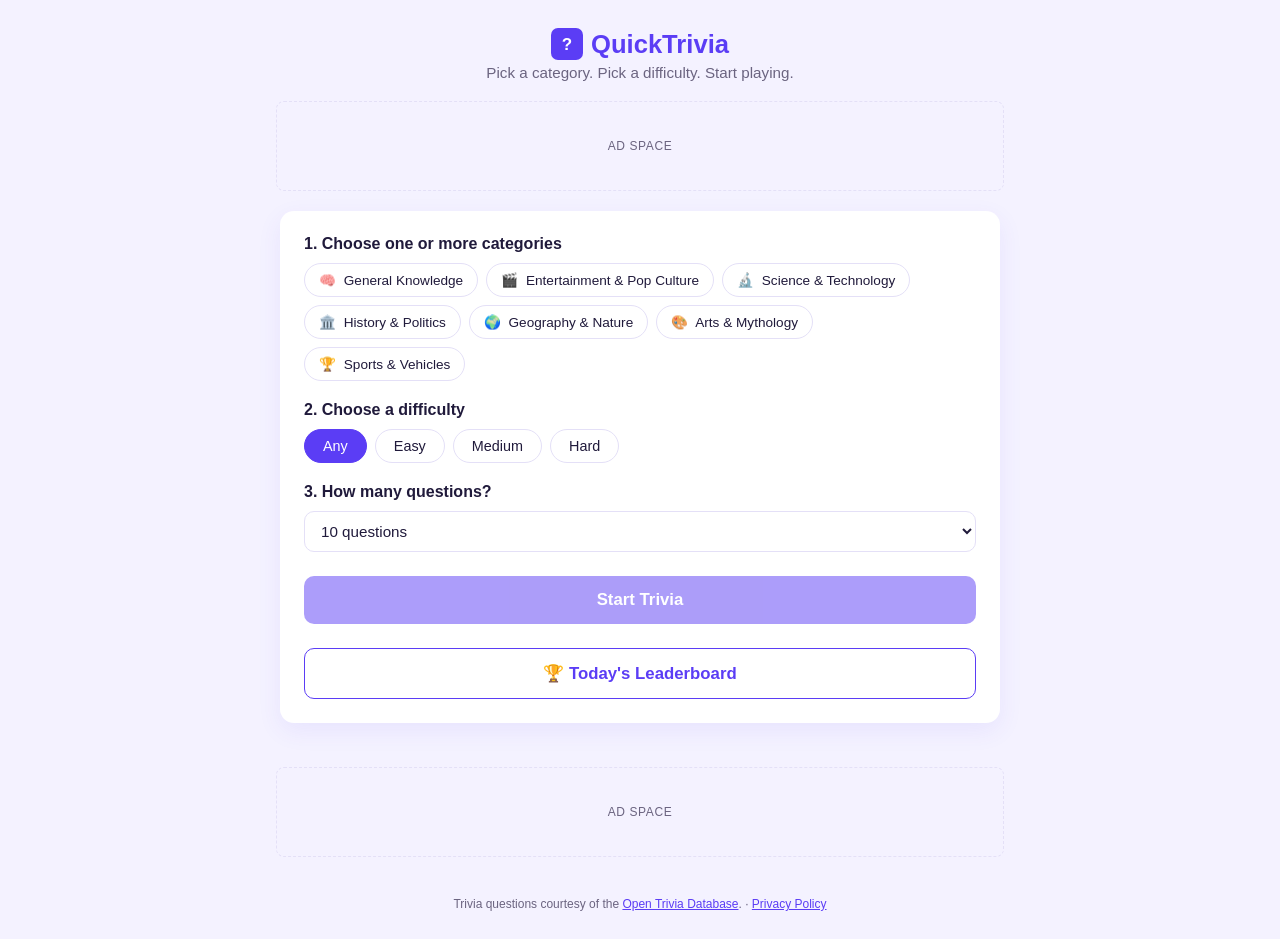
<file: index.html>
<!DOCTYPE html>
<html lang="en">
<head>
<meta charset="UTF-8" />
<meta name="viewport" content="width=device-width, initial-scale=1, viewport-fit=cover" />
<title>QuickTrivia — Pick a Category, Test Your Knowledge</title>
<meta name="description" content="Free, no-signup trivia. Pick your categories and difficulty, then click through questions one at a time." />
<meta name="theme-color" content="#5b3df5" />
<link rel="manifest" href="manifest.json" />
<link rel="icon" href="icons/icon.svg" type="image/svg+xml" />
<link rel="apple-touch-icon" href="icons/icon.svg" />
<link rel="stylesheet" href="styles.css" />
</head>
<body>
<header class="site-header">
  <div class="brand">
    <img src="icons/icon.svg" alt="" class="brand-icon" />
    <span class="brand-name">QuickTrivia</span>
  </div>
  <p class="tagline">Pick a category. Pick a difficulty. Start playing.</p>
</header>

<!-- AD SLOT: top banner. Replace this div with your AdSense <ins> unit once approved. -->
<div class="ad-slot ad-slot--banner" id="ad-top" aria-hidden="true">Ad space</div>

<main id="app" class="app"></main>

<!-- AD SLOT: footer banner. Replace this div with your AdSense <ins> unit once approved. -->
<div class="ad-slot ad-slot--banner" id="ad-bottom" aria-hidden="true">Ad space</div>

<footer class="site-footer">
  <p>Trivia questions courtesy of the <a href="https://opentdb.com" target="_blank" rel="noopener">Open Trivia Database</a>. · <a href="privacy.html">Privacy Policy</a></p>
</footer>

<script type="module" src="app.js"></script>
<script>
  if ('serviceWorker' in navigator) {
    window.addEventListener('load', () => {
      navigator.serviceWorker.register('sw.js').catch(() => {});
    });
  }
</script>
</body>
</html>
</file>
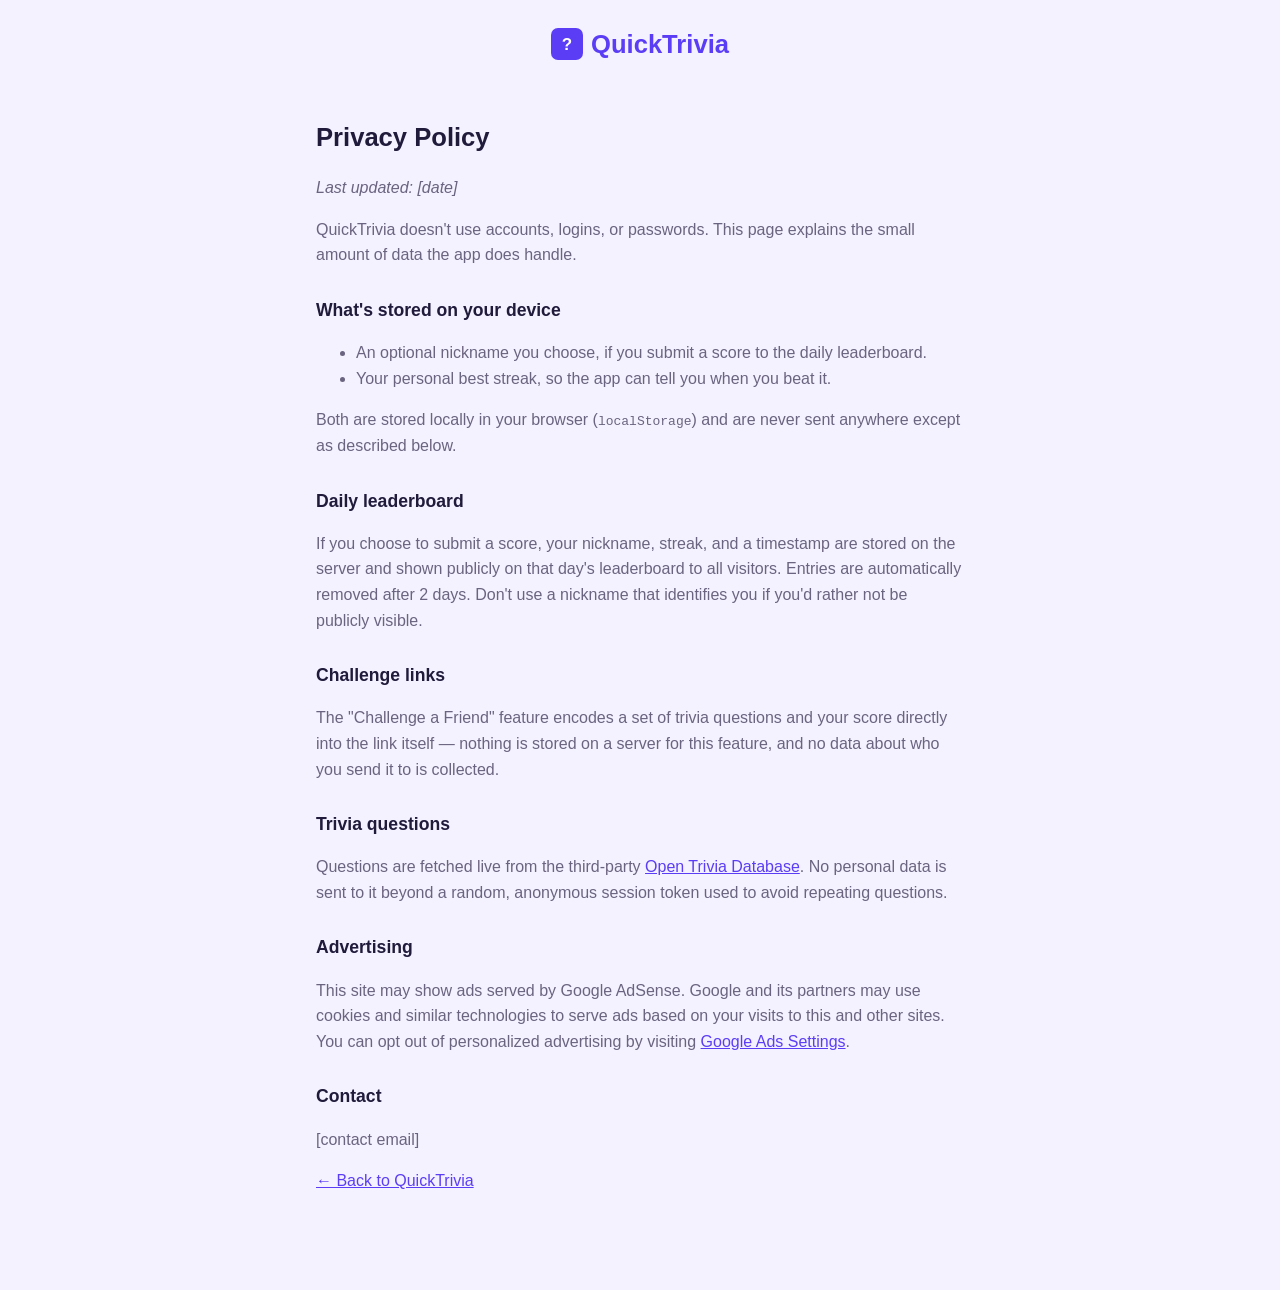
<file: privacy.html>
<!DOCTYPE html>
<html lang="en">
<head>
<meta charset="UTF-8" />
<meta name="viewport" content="width=device-width, initial-scale=1" />
<title>Privacy Policy — QuickTrivia</title>
<meta name="theme-color" content="#5b3df5" />
<link rel="icon" href="icons/icon.svg" type="image/svg+xml" />
<link rel="stylesheet" href="styles.css" />
<style>
  .legal { max-width: 680px; margin: 32px auto; padding: 0 16px 48px; line-height: 1.6; }
  .legal h1 { font-size: 1.6rem; }
  .legal h2 { font-size: 1.1rem; margin-top: 28px; }
  .legal p, .legal li { color: var(--text-muted); }
  .legal a { color: var(--primary); }
</style>
</head>
<body>
<header class="site-header">
  <div class="brand">
    <img src="icons/icon.svg" alt="" class="brand-icon" />
    <span class="brand-name">QuickTrivia</span>
  </div>
</header>

<main class="legal">
  <h1>Privacy Policy</h1>
  <p><em>Last updated: <!-- UPDATE THIS DATE WHEN YOU PUBLISH --> [date]</em></p>

  <p>QuickTrivia doesn't use accounts, logins, or passwords. This page explains the small amount
  of data the app does handle.</p>

  <h2>What's stored on your device</h2>
  <ul>
    <li>An optional nickname you choose, if you submit a score to the daily leaderboard.</li>
    <li>Your personal best streak, so the app can tell you when you beat it.</li>
  </ul>
  <p>Both are stored locally in your browser (<code>localStorage</code>) and are never sent
  anywhere except as described below.</p>

  <h2>Daily leaderboard</h2>
  <p>If you choose to submit a score, your nickname, streak, and a timestamp are stored on the
  server and shown publicly on that day's leaderboard to all visitors. Entries are automatically
  removed after 2 days. Don't use a nickname that identifies you if you'd rather not be
  publicly visible.</p>

  <h2>Challenge links</h2>
  <p>The "Challenge a Friend" feature encodes a set of trivia questions and your score directly
  into the link itself — nothing is stored on a server for this feature, and no data about who
  you send it to is collected.</p>

  <h2>Trivia questions</h2>
  <p>Questions are fetched live from the third-party <a href="https://opentdb.com" target="_blank" rel="noopener">Open Trivia Database</a>.
  No personal data is sent to it beyond a random, anonymous session token used to avoid repeating
  questions.</p>

  <h2>Advertising</h2>
  <p>This site may show ads served by Google AdSense. Google and its partners may use cookies
  and similar technologies to serve ads based on your visits to this and other sites. You can
  opt out of personalized advertising by visiting
  <a href="https://adssettings.google.com" target="_blank" rel="noopener">Google Ads Settings</a>.</p>

  <h2>Contact</h2>
  <p><!-- REPLACE WITH YOUR CONTACT EMAIL --> [contact email]</p>

  <p><a href="index.html">← Back to QuickTrivia</a></p>
</main>
</body>
</html>
</file>
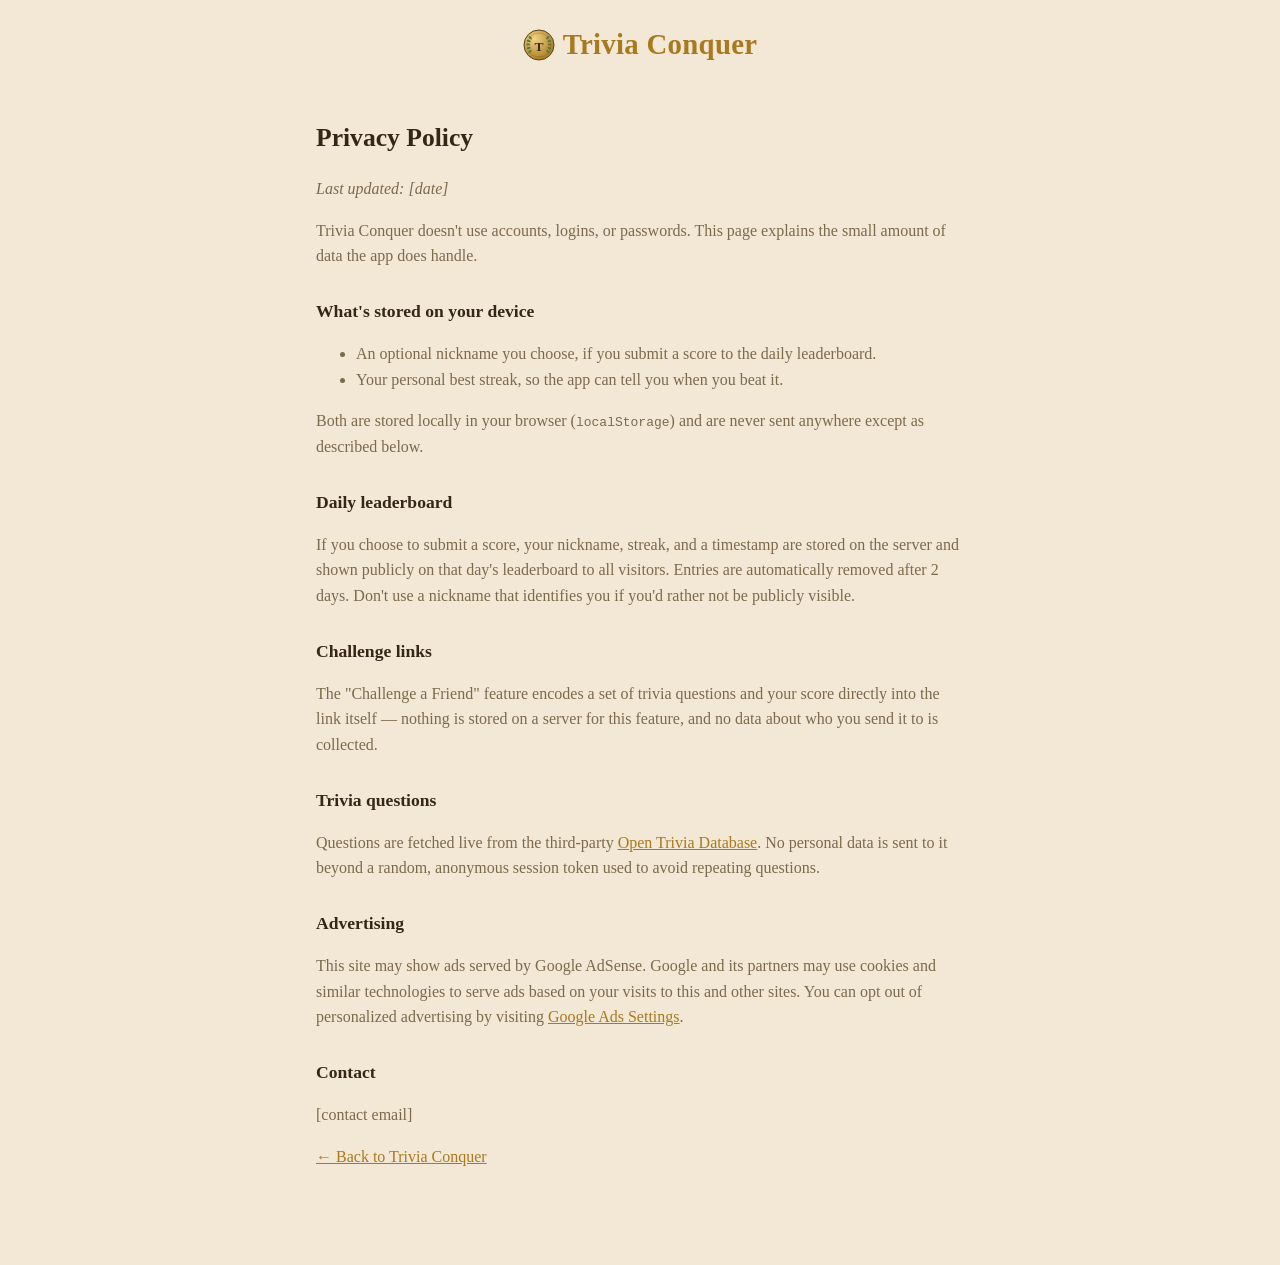
<file: public/privacy.html>
<!DOCTYPE html>
<html lang="en">
<head>
<meta charset="UTF-8" />
<meta name="viewport" content="width=device-width, initial-scale=1" />
<title>Privacy Policy — Trivia Conquer</title>
<meta name="theme-color" content="#a8791f" />
<link rel="icon" href="icons/icon.svg" type="image/svg+xml" />
<link rel="stylesheet" href="styles.css" />
<script async src="https://pagead2.googlesyndication.com/pagead/js/adsbygoogle.js?client=ca-pub-2150962689885624"
     crossorigin="anonymous"></script>
<style>
  .legal { max-width: 680px; margin: 32px auto; padding: 0 16px 48px; line-height: 1.6; }
  .legal h1 { font-size: 1.6rem; }
  .legal h2 { font-size: 1.1rem; margin-top: 28px; }
  .legal p, .legal li { color: var(--text-muted); }
  .legal a { color: var(--primary); }
</style>
</head>
<body>
<header class="site-header">
  <div class="brand">
    <img src="icons/icon.svg" alt="" class="brand-icon" />
    <span class="brand-name">Trivia Conquer</span>
  </div>
</header>

<main class="legal">
  <h1>Privacy Policy</h1>
  <p><em>Last updated: <!-- UPDATE THIS DATE WHEN YOU PUBLISH --> [date]</em></p>

  <p>Trivia Conquer doesn't use accounts, logins, or passwords. This page explains the small amount
  of data the app does handle.</p>

  <h2>What's stored on your device</h2>
  <ul>
    <li>An optional nickname you choose, if you submit a score to the daily leaderboard.</li>
    <li>Your personal best streak, so the app can tell you when you beat it.</li>
  </ul>
  <p>Both are stored locally in your browser (<code>localStorage</code>) and are never sent
  anywhere except as described below.</p>

  <h2>Daily leaderboard</h2>
  <p>If you choose to submit a score, your nickname, streak, and a timestamp are stored on the
  server and shown publicly on that day's leaderboard to all visitors. Entries are automatically
  removed after 2 days. Don't use a nickname that identifies you if you'd rather not be
  publicly visible.</p>

  <h2>Challenge links</h2>
  <p>The "Challenge a Friend" feature encodes a set of trivia questions and your score directly
  into the link itself — nothing is stored on a server for this feature, and no data about who
  you send it to is collected.</p>

  <h2>Trivia questions</h2>
  <p>Questions are fetched live from the third-party <a href="https://opentdb.com" target="_blank" rel="noopener">Open Trivia Database</a>.
  No personal data is sent to it beyond a random, anonymous session token used to avoid repeating
  questions.</p>

  <h2>Advertising</h2>
  <p>This site may show ads served by Google AdSense. Google and its partners may use cookies
  and similar technologies to serve ads based on your visits to this and other sites. You can
  opt out of personalized advertising by visiting
  <a href="https://adssettings.google.com" target="_blank" rel="noopener">Google Ads Settings</a>.</p>

  <h2>Contact</h2>
  <p><!-- REPLACE WITH YOUR CONTACT EMAIL --> [contact email]</p>

  <p><a href="index.html">← Back to Trivia Conquer</a></p>
</main>
</body>
</html>
</file>
<file: styles.css>
:root {
  --bg: #f4f2ff;
  --surface: #ffffff;
  --text: #201a3b;
  --text-muted: #6b6480;
  --primary: #5b3df5;
  --primary-hover: #4a2fe0;
  --correct: #1f9d55;
  --incorrect: #e0335c;
  --border: #e4e0f7;
  --radius: 14px;
  --shadow: 0 8px 24px rgba(91, 61, 245, 0.08);
}

@media (prefers-color-scheme: dark) {
  :root {
    --bg: #17142b;
    --surface: #221d3e;
    --text: #f1eefc;
    --text-muted: #a49ecb;
    --primary: #8a6bff;
    --primary-hover: #9c81ff;
    --border: #332c57;
    --shadow: 0 8px 24px rgba(0, 0, 0, 0.35);
  }
}

* { box-sizing: border-box; }

body {
  margin: 0;
  font-family: -apple-system, BlinkMacSystemFont, "Segoe UI", Roboto, Helvetica, Arial, sans-serif;
  background: var(--bg);
  color: var(--text);
  min-height: 100vh;
  display: flex;
  flex-direction: column;
}

.site-header {
  text-align: center;
  padding: 28px 16px 8px;
}

.brand {
  display: flex;
  align-items: center;
  justify-content: center;
  gap: 8px;
}

.brand-icon { width: 32px; height: 32px; }

.brand-name {
  font-size: 1.6rem;
  font-weight: 800;
  color: var(--primary);
}

.tagline {
  color: var(--text-muted);
  margin: 4px 0 0;
  font-size: 0.95rem;
}

.ad-slot {
  display: flex;
  align-items: center;
  justify-content: center;
  color: var(--text-muted);
  font-size: 0.75rem;
  letter-spacing: 0.05em;
  text-transform: uppercase;
  border: 1px dashed var(--border);
  border-radius: 8px;
  margin: 12px auto;
}

.ad-slot--banner {
  width: min(728px, 92vw);
  min-height: 90px;
}

.app {
  flex: 1;
  width: min(720px, 92vw);
  margin: 8px auto 32px;
}

.panel {
  background: var(--surface);
  border-radius: var(--radius);
  box-shadow: var(--shadow);
  padding: 24px;
}

.panel h2 {
  font-size: 1rem;
  margin: 20px 0 10px;
}
.panel h2:first-child { margin-top: 0; }

.chip-grid {
  display: flex;
  flex-wrap: wrap;
  gap: 8px;
}

.chip {
  border: 1px solid var(--border);
  background: transparent;
  color: var(--text);
  padding: 8px 14px;
  border-radius: 999px;
  font-size: 0.85rem;
  cursor: pointer;
  transition: all 0.15s ease;
}

.chip:hover { border-color: var(--primary); }

.chip--selected {
  background: var(--primary);
  border-color: var(--primary);
  color: #fff;
}

.pill-row {
  display: flex;
  gap: 8px;
  flex-wrap: wrap;
}

.pill {
  border: 1px solid var(--border);
  background: transparent;
  color: var(--text);
  padding: 8px 18px;
  border-radius: 999px;
  cursor: pointer;
  font-size: 0.9rem;
}

.pill--selected {
  background: var(--primary);
  border-color: var(--primary);
  color: #fff;
}

.select {
  width: 100%;
  padding: 10px 12px;
  border-radius: 10px;
  border: 1px solid var(--border);
  background: var(--surface);
  color: var(--text);
  font-size: 0.95rem;
}

.btn {
  border: none;
  border-radius: 10px;
  cursor: pointer;
  font-weight: 600;
  padding: 10px 18px;
  font-size: 0.95rem;
}

.btn:disabled { opacity: 0.5; cursor: not-allowed; }

.btn-primary {
  background: var(--primary);
  color: #fff;
}
.btn-primary:hover:not(:disabled) { background: var(--primary-hover); }

.btn-secondary {
  background: transparent;
  color: var(--primary);
  border: 1px solid var(--primary);
}

.btn-large {
  width: 100%;
  padding: 14px;
  font-size: 1.05rem;
  margin-top: 24px;
}

.loading {
  display: flex;
  flex-direction: column;
  align-items: center;
  gap: 16px;
  padding: 60px 0;
  color: var(--text-muted);
}

.spinner {
  width: 36px;
  height: 36px;
  border: 4px solid var(--border);
  border-top-color: var(--primary);
  border-radius: 50%;
  animation: spin 0.8s linear infinite;
}

@keyframes spin { to { transform: rotate(360deg); } }

.error-panel { text-align: center; }
.error-panel p { color: var(--text-muted); margin-bottom: 16px; }

.progress-row {
  display: flex;
  align-items: center;
  gap: 12px;
  margin-bottom: 16px;
}

.progress-track {
  flex: 1;
  height: 8px;
  background: var(--border);
  border-radius: 999px;
  overflow: hidden;
}

.progress-fill {
  height: 100%;
  background: var(--primary);
  transition: width 0.2s ease;
}

.progress-label {
  font-size: 0.8rem;
  color: var(--text-muted);
  white-space: nowrap;
}

.meta-row {
  display: flex;
  align-items: center;
  gap: 8px;
  margin-bottom: 16px;
  flex-wrap: wrap;
}

.badge {
  background: var(--bg);
  border: 1px solid var(--border);
  border-radius: 999px;
  padding: 4px 10px;
  font-size: 0.75rem;
  color: var(--text-muted);
  text-transform: capitalize;
}

.badge--easy { color: var(--correct); }
.badge--hard { color: var(--incorrect); }

.score {
  margin-left: auto;
  font-weight: 700;
  font-size: 0.85rem;
  color: var(--primary);
}

.question-text {
  font-size: 1.3rem;
  line-height: 1.4;
  margin: 0 0 20px;
}

.answers {
  display: grid;
  grid-template-columns: 1fr;
  gap: 10px;
}

.answers--boolean {
  grid-template-columns: 1fr 1fr;
}

.answer-btn {
  text-align: left;
  padding: 14px 16px;
  border-radius: 10px;
  border: 1px solid var(--border);
  background: var(--bg);
  color: var(--text);
  font-size: 0.95rem;
  cursor: pointer;
  transition: all 0.15s ease;
}

.answer-btn:hover:not(:disabled) { border-color: var(--primary); }

.answer-btn--correct {
  background: color-mix(in srgb, var(--correct) 18%, var(--surface));
  border-color: var(--correct);
  font-weight: 700;
}

.answer-btn--incorrect {
  background: color-mix(in srgb, var(--incorrect) 18%, var(--surface));
  border-color: var(--incorrect);
}

.answer-btn--dimmed { opacity: 0.5; }

.summary-panel { text-align: center; }

.summary-score {
  font-size: 2.4rem;
  font-weight: 800;
  color: var(--primary);
  margin: 12px 0 24px;
}

.summary-pct {
  font-size: 1.1rem;
  color: var(--text-muted);
  font-weight: 500;
}

.summary-actions {
  display: flex;
  flex-direction: column;
  gap: 10px;
}

.site-footer {
  text-align: center;
  padding: 16px;
  font-size: 0.75rem;
  color: var(--text-muted);
}

.site-footer a { color: var(--primary); }

.chip-emoji { margin-right: 4px; }

.streak-badge {
  background: var(--bg);
  border: 1px solid var(--border);
  border-radius: 999px;
  padding: 4px 10px;
  font-size: 0.8rem;
  font-weight: 700;
  color: var(--text-muted);
  transition: all 0.15s ease;
}

.streak-badge--active {
  background: color-mix(in srgb, #ff8a3d 20%, var(--surface));
  border-color: #ff8a3d;
  color: #ff8a3d;
}

.muted { color: var(--text-muted); font-size: 0.9rem; }
.muted.small { font-size: 0.75rem; margin-top: -6px; }

.link-btn {
  background: none;
  border: none;
  padding: 0;
  color: var(--primary);
  text-decoration: underline;
  cursor: pointer;
  font: inherit;
}

/* Challenge intro */
.challenge-panel { text-align: center; }
.challenge-stats { color: var(--text-muted); margin-bottom: 8px; }

/* Head-to-head comparison on summary */
.opponent-compare {
  display: flex;
  align-items: center;
  justify-content: center;
  gap: 20px;
  margin: 16px 0 4px;
}

.opponent-col {
  display: flex;
  flex-direction: column;
  gap: 2px;
}

.opponent-label { font-weight: 700; font-size: 0.85rem; }
.opponent-score { font-size: 1.3rem; font-weight: 800; color: var(--primary); }
.opponent-streak { font-size: 0.75rem; color: var(--text-muted); }
.opponent-vs { color: var(--text-muted); font-size: 0.8rem; }

.opponent-result {
  font-weight: 700;
  margin-bottom: 8px;
}

.summary-streak { color: var(--text-muted); margin-top: -12px; margin-bottom: 20px; }

.summary-section {
  text-align: left;
  border-top: 1px solid var(--border);
  padding-top: 16px;
  margin-top: 20px;
}

.summary-section h3 { margin: 0 0 10px; font-size: 0.95rem; }

.nickname-row {
  display: flex;
  gap: 8px;
}

.text-input {
  flex: 1;
  padding: 10px 12px;
  border-radius: 10px;
  border: 1px solid var(--border);
  background: var(--surface);
  color: var(--text);
  font-size: 0.9rem;
}

.submit-message { font-size: 0.8rem; color: var(--text-muted); margin: 8px 0 0; }
.share-status { font-size: 0.8rem; color: var(--text-muted); margin: 8px 0 0; min-height: 1em; }

/* Leaderboard */
.leaderboard-list {
  list-style: none;
  margin: 0 0 20px;
  padding: 0;
  display: flex;
  flex-direction: column;
  gap: 6px;
}

.leaderboard-row {
  display: flex;
  align-items: center;
  gap: 12px;
  padding: 10px 14px;
  border: 1px solid var(--border);
  border-radius: 10px;
  background: var(--bg);
}

.leaderboard-rank { font-weight: 700; color: var(--text-muted); width: 2.2em; }
.leaderboard-name { flex: 1; font-weight: 600; }
.leaderboard-streak { font-weight: 700; color: #ff8a3d; }

/* Celebration: confetti burst */
.confetti-layer {
  position: fixed;
  inset: 0;
  pointer-events: none;
  z-index: 60;
  overflow: hidden;
}

.confetti-piece {
  position: absolute;
  top: -12px;
  width: 8px;
  height: 14px;
  opacity: 0.9;
  animation-name: confetti-fall;
  animation-timing-function: ease-in;
  animation-fill-mode: forwards;
}

@keyframes confetti-fall {
  from { transform: translate(0, 0) rotate(0deg); opacity: 1; }
  to { transform: translate(var(--drift), 100vh) rotate(var(--rot)); opacity: 0; }
}

/* Celebration: streak toast */
.streak-toast {
  position: fixed;
  top: 18%;
  left: 50%;
  transform: translate(-50%, -50%) scale(0.6);
  z-index: 61;
  font-weight: 800;
  color: var(--primary);
  background: var(--surface);
  border: 2px solid var(--primary);
  border-radius: 999px;
  padding: 10px 22px;
  box-shadow: var(--shadow);
  pointer-events: none;
  animation: streak-toast-pop 1.5s ease forwards;
  white-space: nowrap;
}

.streak-toast--level3 {
  color: #ff8a3d;
  border-color: #ff8a3d;
}

.streak-toast--level4 {
  color: #ff3d6a;
  border-color: #ff3d6a;
  text-shadow: 0 0 12px rgba(255, 61, 106, 0.5);
}

@keyframes streak-toast-pop {
  0% { transform: translate(-50%, -50%) scale(0.5); opacity: 0; }
  15% { transform: translate(-50%, -50%) scale(1.15); opacity: 1; }
  30% { transform: translate(-50%, -50%) scale(1); opacity: 1; }
  80% { transform: translate(-50%, -50%) scale(1); opacity: 1; }
  100% { transform: translate(-50%, -55%) scale(0.9); opacity: 0; }
}

@media (max-width: 480px) {
  .panel { padding: 18px; }
  .question-text { font-size: 1.1rem; }
  .opponent-compare { gap: 10px; }
}
</file>
<file: public/styles.css>
:root {
  --bg: #f2e8d5;
  --surface: #fbf5e6;
  --text: #362715;
  --text-muted: #7c6a4d;
  --primary: #a8791f;
  --primary-hover: #8f6519;
  --terracotta: #b23a2e;
  --aegean: #2f5d73;
  --correct: #4c7a3d;
  --incorrect: #a23325;
  --border: #ddc9a0;
  --radius: 14px;
  --shadow: 0 8px 24px rgba(90, 61, 20, 0.12);
  --font-display: "Cinzel", Georgia, "Times New Roman", serif;
  --font-body: "Spectral", Georgia, "Times New Roman", serif;
}

@media (prefers-color-scheme: dark) {
  :root {
    --bg: #1c1712;
    --surface: #29221a;
    --text: #f0e6d2;
    --text-muted: #b3a081;
    --primary: #d4a94a;
    --primary-hover: #e3bc63;
    --terracotta: #d1614f;
    --aegean: #6ea3bb;
    --border: #43392a;
    --shadow: 0 8px 24px rgba(0, 0, 0, 0.45);
  }
}

* { box-sizing: border-box; }

body {
  margin: 0;
  font-family: var(--font-body);
  background: var(--bg);
  color: var(--text);
  min-height: 100vh;
  display: flex;
  flex-direction: column;
  position: relative;
  overflow-x: hidden;
}

.sound-toggle {
  position: fixed;
  top: 14px;
  right: 14px;
  z-index: 55;
  width: 38px;
  height: 38px;
  border-radius: 999px;
  border: 1px solid var(--border);
  background: var(--surface);
  color: var(--text);
  cursor: pointer;
  font-size: 1rem;
  box-shadow: var(--shadow);
  transition: transform 0.15s ease;
}

.sound-toggle:hover { transform: scale(1.08); }

.ambient-stat {
  text-align: center;
  font-size: 0.78rem;
  color: var(--text-muted);
  margin: 12px 0 0;
  min-height: 1.1em;
}

/* Decorative animated background — purely visual, sits behind everything, never intercepts clicks */
.bg-blobs {
  position: fixed;
  inset: 0;
  z-index: -2;
  overflow: hidden;
  pointer-events: none;
}

.bg-blob {
  position: absolute;
  width: 42vmax;
  height: 42vmax;
  border-radius: 50%;
  filter: blur(70px);
  opacity: 0.35;
  animation: blob-drift 22s ease-in-out infinite alternate;
}

.bg-blob--1 { top: -15%; left: -10%; background: var(--primary); animation-delay: 0s; }
.bg-blob--2 { bottom: -20%; right: -10%; background: var(--terracotta); animation-delay: -7s; }
.bg-blob--3 { top: 30%; right: 20%; background: var(--aegean); animation-delay: -14s; opacity: 0.22; }

@keyframes blob-drift {
  from { transform: translate(0, 0) scale(1); }
  to { transform: translate(6%, 8%) scale(1.15); }
}

.bg-emoji {
  position: fixed;
  inset: 0;
  z-index: -1;
  pointer-events: none;
}

.bg-emoji-item {
  position: absolute;
  left: var(--x);
  top: var(--y);
  font-size: 2.4rem;
  opacity: 0.12;
  animation: emoji-float 7s ease-in-out infinite;
  animation-delay: var(--delay);
}

@keyframes emoji-float {
  0%, 100% { transform: translateY(0) rotate(0deg); }
  50% { transform: translateY(-18px) rotate(8deg); }
}

@media (prefers-reduced-motion: reduce) {
  .bg-blob, .bg-emoji-item { animation: none; }
}

@media (max-width: 600px) {
  .bg-emoji-item { font-size: 1.6rem; }
}

/* Greek key (meander) divider, used under the header and above the footer */
.key-pattern {
  height: 14px;
  margin: 10px auto 0;
  max-width: 320px;
  background-image: url("data:image/svg+xml,%3Csvg xmlns='http://www.w3.org/2000/svg' width='40' height='16' viewBox='0 0 40 16'%3E%3Cpath d='M0 8 H8 V0 H16 V8 H24 V16 H32 V8 H40' fill='none' stroke='%23a8791f' stroke-width='2'/%3E%3C/svg%3E");
  background-repeat: repeat-x;
  background-position: center;
  opacity: 0.6;
}

@media (prefers-color-scheme: dark) {
  .key-pattern {
    background-image: url("data:image/svg+xml,%3Csvg xmlns='http://www.w3.org/2000/svg' width='40' height='16' viewBox='0 0 40 16'%3E%3Cpath d='M0 8 H8 V0 H16 V8 H24 V16 H32 V8 H40' fill='none' stroke='%23d4a94a' stroke-width='2'/%3E%3C/svg%3E");
  }
}

.site-footer .key-pattern { margin: 0 auto 10px; }

.site-header {
  text-align: center;
  padding: 28px 16px 8px;
}

.brand {
  display: flex;
  align-items: center;
  justify-content: center;
  gap: 8px;
}

.brand-icon {
  width: 32px;
  height: 32px;
  transition: transform 0.4s ease;
}

.brand:hover .brand-icon { transform: rotate(-14deg) scale(1.08); }

.brand-name {
  font-family: var(--font-display);
  font-size: 1.8rem;
  font-weight: 800;
  color: var(--primary);
  letter-spacing: 0.01em;
}

.tagline {
  color: var(--text-muted);
  margin: 4px 0 0;
  font-size: 0.95rem;
}

.ad-slot {
  display: none; /* stays hidden until app.js confirms real content is on screen — see updateAdVisibility() */
  width: min(728px, 92vw);
  margin: 12px auto;
}

.ad-slot--visible {
  display: block;
}

.ad-slot-label {
  display: block;
  font-size: 0.65rem;
  letter-spacing: 0.08em;
  text-transform: uppercase;
  color: var(--text-muted);
  margin-bottom: 4px;
  text-align: center;
}

.ad-slot-mock {
  position: relative;
  display: flex;
  align-items: center;
  gap: 14px;
  min-height: 90px;
  padding: 14px 20px;
  border: 1px solid var(--border);
  border-radius: 10px;
  background: linear-gradient(135deg, var(--surface), var(--bg));
}

.ad-slot-mock-badge {
  position: absolute;
  top: 8px;
  right: 10px;
  font-size: 0.62rem;
  font-weight: 700;
  letter-spacing: 0.04em;
  text-transform: uppercase;
  color: var(--text-muted);
  background: var(--bg);
  border: 1px solid var(--border);
  border-radius: 999px;
  padding: 2px 8px;
}

.ad-slot-mock-art {
  flex-shrink: 0;
  width: 56px;
  height: 56px;
  border-radius: 8px;
  background: var(--border);
  display: flex;
  align-items: center;
  justify-content: center;
  font-size: 1.4rem;
  opacity: 0.6;
}

.ad-slot-mock-lines {
  flex: 1;
  display: flex;
  flex-direction: column;
  gap: 8px;
}

.ad-slot-mock-lines span {
  display: block;
  height: 8px;
  border-radius: 4px;
  background: var(--border);
}

.ad-slot-mock-lines span:first-child { width: 70%; }
.ad-slot-mock-lines span:last-child { width: 45%; }

.app {
  flex: 1;
  width: min(720px, 92vw);
  margin: 8px auto 32px;
}

.panel {
  background: var(--surface);
  border-radius: var(--radius);
  box-shadow: var(--shadow);
  padding: 24px;
}

.panel-animate { animation: panel-enter 0.32s ease both; }

@keyframes panel-enter {
  from { opacity: 0; transform: translateY(10px); }
  to { opacity: 1; transform: translateY(0); }
}

@media (prefers-reduced-motion: reduce) {
  .panel-animate { animation: none; }
}

.panel h2 {
  font-family: var(--font-display);
  font-size: 1.1rem;
  margin: 20px 0 10px;
}
.panel h2:first-child { margin-top: 0; }

.summary-score, .question-text { font-family: var(--font-display); }

.chip-grid {
  display: flex;
  flex-wrap: wrap;
  gap: 8px;
}

.chip {
  border: 1px solid var(--border);
  background: transparent;
  color: var(--text);
  padding: 8px 14px;
  border-radius: 999px;
  font-size: 0.85rem;
  cursor: pointer;
  transition: all 0.15s ease;
}

.chip:hover { border-color: var(--primary); transform: translateY(-1px); }
.chip:active { transform: translateY(0) scale(0.97); }

.chip--selected {
  background: var(--primary);
  border-color: var(--primary);
  color: #fff;
  animation: chip-pop 0.28s ease;
}

@keyframes chip-pop {
  0% { transform: scale(1); }
  40% { transform: scale(1.08); }
  100% { transform: scale(1); }
}

.pill-row {
  display: flex;
  gap: 8px;
  flex-wrap: wrap;
}

.pill {
  border: 1px solid var(--border);
  background: transparent;
  color: var(--text);
  padding: 8px 18px;
  border-radius: 999px;
  cursor: pointer;
  font-size: 0.9rem;
  transition: all 0.15s ease;
}

.pill:hover { border-color: var(--primary); transform: translateY(-1px); }

.pill--selected {
  background: var(--primary);
  border-color: var(--primary);
  color: #fff;
  animation: chip-pop 0.28s ease;
}

.select {
  width: 100%;
  padding: 10px 12px;
  border-radius: 10px;
  border: 1px solid var(--border);
  background: var(--surface);
  color: var(--text);
  font-size: 0.95rem;
}

.btn {
  border: none;
  border-radius: 10px;
  cursor: pointer;
  font-weight: 600;
  padding: 10px 18px;
  font-size: 0.95rem;
  transition: transform 0.15s ease, box-shadow 0.15s ease, background 0.15s ease;
}

.btn:disabled { opacity: 0.5; cursor: not-allowed; }

.btn:not(:disabled):hover { transform: translateY(-1px); box-shadow: 0 6px 16px rgba(91, 61, 245, 0.18); }
.btn:not(:disabled):active { transform: translateY(0) scale(0.98); box-shadow: none; }

.btn-primary {
  background: var(--primary);
  color: #fff;
}
.btn-primary:hover:not(:disabled) { background: var(--primary-hover); }

.btn-secondary {
  background: transparent;
  color: var(--primary);
  border: 1px solid var(--primary);
}

.btn-large {
  width: 100%;
  padding: 14px;
  font-size: 1.05rem;
  margin-top: 24px;
}

.loading {
  display: flex;
  flex-direction: column;
  align-items: center;
  gap: 16px;
  padding: 60px 0;
  color: var(--text-muted);
}

.spinner {
  width: 36px;
  height: 36px;
  border: 4px solid var(--border);
  border-top-color: var(--primary);
  border-radius: 50%;
  animation: spin 0.8s linear infinite;
}

@keyframes spin { to { transform: rotate(360deg); } }

.error-panel { text-align: center; }
.error-panel p { color: var(--text-muted); margin-bottom: 16px; }

.progress-row {
  display: flex;
  align-items: center;
  gap: 12px;
  margin-bottom: 16px;
}

.progress-track {
  flex: 1;
  height: 8px;
  background: var(--border);
  border-radius: 999px;
  overflow: hidden;
}

.progress-fill {
  height: 100%;
  background: var(--primary);
  transition: width 0.2s ease;
}

.progress-track--endless .progress-fill {
  background: linear-gradient(90deg, var(--primary), var(--terracotta), var(--aegean), var(--primary));
  background-size: 200% 100%;
  animation: endless-shimmer 3s linear infinite;
}

@keyframes endless-shimmer {
  from { background-position: 0% 0; }
  to { background-position: 200% 0; }
}

@media (prefers-reduced-motion: reduce) {
  .progress-track--endless .progress-fill { animation: none; }
}

.progress-label {
  font-size: 0.8rem;
  color: var(--text-muted);
  white-space: nowrap;
}

.meta-row {
  display: flex;
  align-items: center;
  gap: 8px;
  margin-bottom: 16px;
  flex-wrap: wrap;
}

.badge {
  background: var(--bg);
  border: 1px solid var(--border);
  border-radius: 999px;
  padding: 4px 10px;
  font-size: 0.75rem;
  color: var(--text-muted);
  text-transform: capitalize;
}

.badge--easy { color: var(--correct); }
.badge--hard { color: var(--incorrect); }

.score {
  margin-left: auto;
  font-weight: 700;
  font-size: 0.85rem;
  color: var(--primary);
}

.question-text {
  font-size: 1.3rem;
  line-height: 1.4;
  margin: 0 0 20px;
}

.answers {
  display: grid;
  grid-template-columns: 1fr;
  gap: 10px;
}

.answers--boolean {
  grid-template-columns: 1fr 1fr;
}

.explanation-box {
  margin-top: 14px;
  padding: 12px 16px;
  border-radius: 10px;
  background: var(--bg);
  border: 1px dashed var(--border);
  animation: panel-enter 0.3s ease both;
}

.explanation-label {
  display: block;
  font-family: var(--font-display);
  font-weight: 700;
  font-size: 0.85rem;
  color: var(--primary);
  margin-bottom: 4px;
}

.explanation-box p {
  margin: 0;
  font-size: 0.9rem;
  color: var(--text-muted);
  line-height: 1.4;
}

.answer-btn {
  text-align: left;
  padding: 14px 16px;
  border-radius: 10px;
  border: 1px solid var(--border);
  background: var(--bg);
  color: var(--text);
  font-size: 0.95rem;
  cursor: pointer;
  transition: all 0.15s ease;
}

.answer-btn:hover:not(:disabled) { border-color: var(--primary); transform: translateX(3px); }
.answer-btn:active:not(:disabled) { transform: translateX(1px) scale(0.99); }

.answer-btn--correct {
  background: color-mix(in srgb, var(--correct) 18%, var(--surface));
  border-color: var(--correct);
  font-weight: 700;
}

.answer-btn--incorrect {
  background: color-mix(in srgb, var(--incorrect) 18%, var(--surface));
  border-color: var(--incorrect);
}

.answer-btn--dimmed { opacity: 0.5; }

.summary-panel { text-align: center; }

.summary-score {
  font-size: 2.4rem;
  font-weight: 800;
  color: var(--primary);
  margin: 12px 0 24px;
}

.summary-pct {
  font-size: 1.1rem;
  color: var(--text-muted);
  font-weight: 500;
}

.summary-actions {
  display: flex;
  flex-direction: column;
  gap: 10px;
}

.site-footer {
  text-align: center;
  padding: 16px;
  font-size: 0.75rem;
  color: var(--text-muted);
}

.site-footer a { color: var(--primary); }

.chip-emoji { margin-right: 4px; }

.streak-badge {
  display: inline-flex;
  align-items: center;
  gap: 4px;
  background: var(--bg);
  border: 1px solid var(--border);
  border-radius: 999px;
  padding: 4px 10px;
  font-size: 0.8rem;
  font-weight: 700;
  color: var(--text-muted);
  transition: all 0.15s ease;
}

.streak-badge-icon {
  width: 1em;
  height: 1em;
  filter: drop-shadow(0 0 1px rgba(0, 0, 0, 0.15));
}

.streak-badge--active {
  --tier-color: #ff8a3d;
  background: color-mix(in srgb, var(--tier-color) 20%, var(--surface));
  border-color: var(--tier-color);
  color: var(--tier-color);
  animation: streak-badge-pulse 1.6s ease-in-out infinite;
}

@keyframes streak-badge-pulse {
  0%, 100% { box-shadow: 0 0 0 0 color-mix(in srgb, var(--tier-color) 35%, transparent); }
  50% { box-shadow: 0 0 0 5px color-mix(in srgb, var(--tier-color) 0%, transparent); }
}

@media (prefers-reduced-motion: reduce) {
  .streak-badge--active { animation: none; }
}

.muted { color: var(--text-muted); font-size: 0.9rem; }
.muted.small { font-size: 0.75rem; margin-top: -6px; }

.link-btn {
  background: none;
  border: none;
  padding: 0;
  color: var(--primary);
  text-decoration: underline;
  cursor: pointer;
  font: inherit;
}

/* Challenge intro */
.challenge-panel, .exhaustion-panel { text-align: center; }
.exhaustion-panel .btn-large:not(:first-of-type) { margin-top: 10px; }
.challenge-stats { color: var(--text-muted); margin-bottom: 8px; }

/* Head-to-head comparison on summary */
.opponent-compare {
  display: flex;
  align-items: center;
  justify-content: center;
  gap: 20px;
  margin: 16px 0 4px;
}

.opponent-col {
  display: flex;
  flex-direction: column;
  gap: 2px;
}

.opponent-label { font-weight: 700; font-size: 0.85rem; }
.opponent-score { font-size: 1.3rem; font-weight: 800; color: var(--primary); }
.opponent-streak { font-size: 0.75rem; color: var(--text-muted); }
.opponent-vs { color: var(--text-muted); font-size: 0.8rem; }

.opponent-result {
  font-weight: 700;
  margin-bottom: 8px;
}

.summary-streak { color: var(--text-muted); margin-top: -12px; margin-bottom: 20px; }

.summary-section {
  text-align: left;
  border-top: 1px solid var(--border);
  padding-top: 16px;
  margin-top: 20px;
}

.summary-section h3 { margin: 0 0 10px; font-size: 0.95rem; }

.nickname-row {
  display: flex;
  gap: 8px;
}

.text-input {
  flex: 1;
  padding: 10px 12px;
  border-radius: 10px;
  border: 1px solid var(--border);
  background: var(--surface);
  color: var(--text);
  font-size: 0.9rem;
}

.submit-message { font-size: 0.8rem; color: var(--text-muted); margin: 8px 0 0; }
.share-status { font-size: 0.8rem; color: var(--text-muted); margin: 8px 0 0; min-height: 1em; }

/* Leaderboard */
.leaderboard-tabs {
  display: flex;
  gap: 8px;
  margin: 12px 0;
}

.leaderboard-tab {
  flex: 1;
  padding: 10px;
  border: 1px solid var(--border);
  border-radius: 10px;
  background: var(--bg);
  color: var(--text-muted);
  font-weight: 600;
  font-size: 0.85rem;
  cursor: pointer;
  transition: all 0.15s ease;
}

.leaderboard-tab--active {
  background: var(--primary);
  border-color: var(--primary);
  color: #fff;
}

.leaderboard-list {
  list-style: none;
  margin: 0 0 20px;
  padding: 0;
  display: flex;
  flex-direction: column;
  gap: 6px;
}

.leaderboard-row {
  display: flex;
  align-items: center;
  gap: 12px;
  padding: 10px 14px;
  border: 1px solid var(--border);
  border-radius: 10px;
  background: var(--bg);
}

.leaderboard-rank { font-weight: 700; color: var(--text-muted); width: 2.2em; }
.leaderboard-name { flex: 1; font-weight: 600; }
.leaderboard-streak { font-weight: 700; color: var(--terracotta); }

.leaderboard-value-col {
  display: flex;
  flex-direction: column;
  align-items: flex-end;
  gap: 2px;
}

.leaderboard-sub {
  font-size: 0.7rem;
  color: var(--text-muted);
  font-weight: 500;
}

/* Endless mode: lives */
.lives-row {
  display: flex;
  gap: 4px;
  margin-bottom: 12px;
}

.life-icon {
  font-size: 1.1rem;
  transition: transform 0.2s ease;
}

.life-icon--empty { opacity: 0.35; filter: grayscale(1); }

/* Endless mode: bonus hard trial */
.bonus-panel { text-align: center; }
.bonus-panel .question-text { text-align: left; }
.bonus-panel .answers { margin-bottom: 4px; }

.bonus-result {
  font-weight: 700;
  color: var(--primary);
  margin: 12px 0 0;
}

.out-of-lives-note {
  text-align: center;
  font-weight: 700;
  color: var(--incorrect);
  margin: 14px 0 0;
}

/* Celebration: confetti burst */
.confetti-layer {
  position: fixed;
  inset: 0;
  pointer-events: none;
  z-index: 60;
  overflow: hidden;
}

.confetti-piece {
  position: absolute;
  top: -12px;
  width: 8px;
  height: 14px;
  opacity: 0.9;
  animation-name: confetti-fall;
  animation-timing-function: ease-in;
  animation-fill-mode: forwards;
}

@keyframes confetti-fall {
  from { transform: translate(0, 0) rotate(0deg); opacity: 1; }
  to { transform: translate(var(--drift), 100vh) rotate(var(--rot)); opacity: 0; }
}

/* Celebration: streak toast — color/border set inline per mythological tier by celebration.js */
.streak-toast {
  position: fixed;
  top: 18%;
  left: 50%;
  transform: translate(-50%, -50%) scale(0.6);
  z-index: 61;
  display: flex;
  align-items: center;
  gap: 0.5em;
  font-family: var(--font-display);
  font-weight: 700;
  background: var(--surface);
  border: 2px solid var(--primary);
  border-radius: 18px;
  padding: 12px 24px;
  box-shadow: var(--shadow);
  pointer-events: none;
  animation: streak-toast-pop 1.6s ease forwards;
  max-width: min(90vw, 480px);
  text-align: left;
  line-height: 1.3;
}

.streak-toast-icon {
  flex-shrink: 0;
  filter: drop-shadow(0 1px 2px rgba(0, 0, 0, 0.25));
}

@keyframes streak-toast-pop {
  0% { transform: translate(-50%, -50%) scale(0.5); opacity: 0; }
  15% { transform: translate(-50%, -50%) scale(1.1); opacity: 1; }
  30% { transform: translate(-50%, -50%) scale(1); opacity: 1; }
  80% { transform: translate(-50%, -50%) scale(1); opacity: 1; }
  100% { transform: translate(-50%, -55%) scale(0.9); opacity: 0; }
}

/* Celebration: screen effects for the highest mythological tiers */
@keyframes fx-shake {
  0%, 100% { transform: translate(0, 0); }
  20% { transform: translate(-4px, 2px); }
  40% { transform: translate(4px, -2px); }
  60% { transform: translate(-3px, -1px); }
  80% { transform: translate(3px, 1px); }
}

.fx-shake { animation: fx-shake 0.4s ease; }

.fx-flash {
  position: fixed;
  inset: 0;
  z-index: 70;
  pointer-events: none;
  background: radial-gradient(circle, var(--flash-color, #fff) 0%, transparent 70%);
  animation: fx-flash-anim 0.6s ease-out forwards;
}

@keyframes fx-flash-anim {
  0% { opacity: 0.75; }
  100% { opacity: 0; }
}

.fx-flash--lightning {
  animation: fx-lightning-anim 0.65s ease-out forwards;
}

@keyframes fx-lightning-anim {
  0% { opacity: 0; }
  8% { opacity: 0.9; }
  18% { opacity: 0.15; }
  28% { opacity: 0.8; }
  100% { opacity: 0; }
}

@media (prefers-reduced-motion: reduce) {
  .fx-shake { animation: none; }
}

@media (max-width: 480px) {
  .panel { padding: 18px; }
  .question-text { font-size: 1.1rem; }
  .opponent-compare { gap: 10px; }
}
</file>
